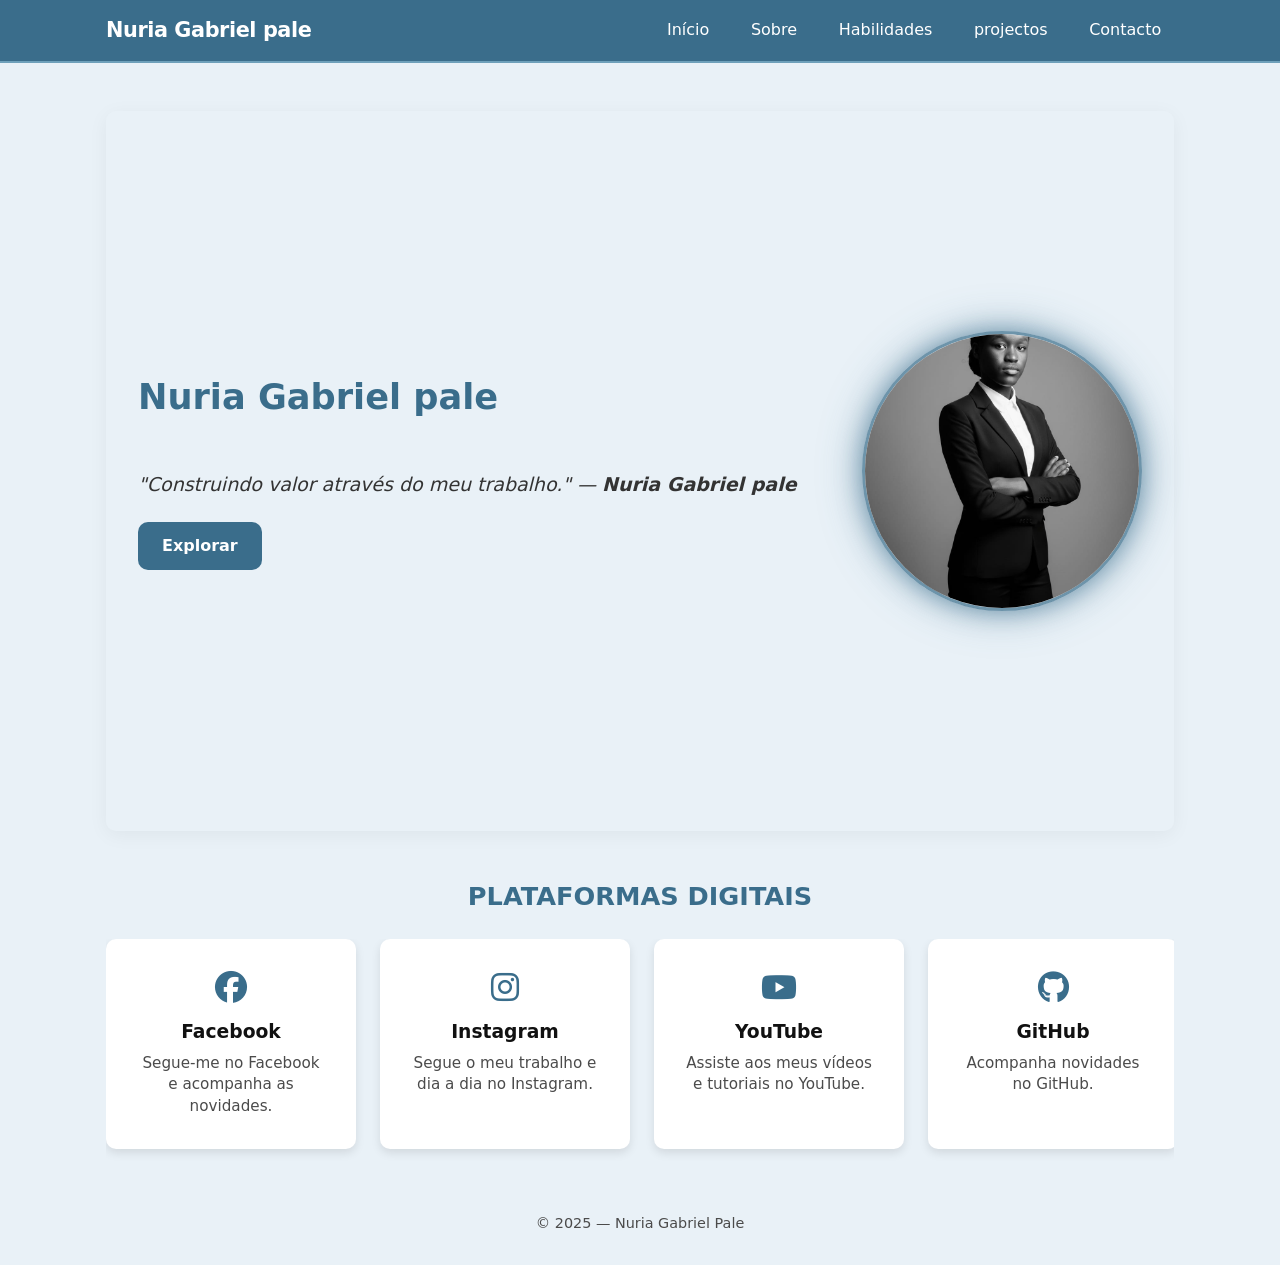
<file: index.html>
<!doctype html>
<html lang="pt">
<head>
  <meta charset="utf-8" />
  <meta name="viewport" content="width=device-width, initial-scale=1" />
  <title>Página — Nuria pale </title>
  <link rel="stylesheet" href="https://cdnjs.cloudflare.com/ajax/libs/font-awesome/6.4.0/css/all.min.css">
  <style>
    *, *::before, *::after {box-sizing: border-box; margin: 0; padding: 0}
    html, body {height: 100%;}
    body {
      font-family: system-ui, -apple-system, 'Segoe UI', Roboto, 'Helvetica Neue', Arial;
      line-height: 1.4;
      color: #111;
      background: #E9F1F7;
      overflow-x: hidden;
    }

    :root{
      --container-max: 1100px;
      --pad: 1rem;
      --accent: #3A6D8B;
      --accent-light: #6EA0BA;
      --muted: #4B4B4B;
      --radius: 10px;
      --loader-time: 3s;
    }

    .container{
      width: calc(100% - 2*var(--pad));
      max-width: var(--container-max);
      margin-inline: auto;
      padding: var(--pad);
    }

    header{
      background: var(--accent);
      color: white;
      border-bottom: 2px solid var(--accent-light);
      position: sticky;
      top: 0;
      z-index: 40;
    }
    .header-inner{
      display: flex;
      align-items: center;
      justify-content: space-between;
      padding-block: 1rem;
    }
    .brand{font-weight: 700; letter-spacing: -.02em; font-size:1.3rem}

    .nav-wrap{position:relative}
    #nav-toggle{display:none}
    .menu-btn {
      display: none;
      font-size: 1.3rem;
      background: none;
      border: none;
      color: white;
      cursor: pointer;
    }
    nav ul{display:flex; gap: 1rem; list-style:none}
    nav a{padding: .5rem .8rem; text-decoration:none; color:white; border-radius:8px; transition:0.25s}
    nav a:hover{background: var(--accent-light);}

    @media (max-width: 768px){
      .menu-btn{display:block}
      nav ul{display:none; position:absolute; right:1rem; top:64px; background:var(--accent); padding:1rem; border-radius:8px; flex-direction:column; min-width:160px}
      #nav-toggle:checked ~ nav ul{display:flex}
    }

    .hero{
      display:flex;
      align-items:center;
      justify-content:space-between;
      min-height: 80vh;
      padding: 2rem;
      background: #E9F1F7;
      border-radius: var(--radius);
      box-shadow: 0 4px 20px rgba(0,0,0,0.05);
      margin-top: 2rem;
      transform: translateY(20px);
      opacity: 0;
      animation: contentIn 0.8s ease forwards;
      animation-delay: var(--loader-time);
    }

    .hero-text{flex:1; padding-right: 2rem;}
    .hero-text h1{font-size: 2.2rem; color: var(--accent);}
    .hero-text p{font-style: italic; margin-top: 1rem; color: #333;}
    .hero-text .btn-explorar{display: inline-block; margin-top: 1.5rem; padding: 0.8rem 1.5rem; background: var(--accent); color: white; border-radius: var(--radius); text-decoration: none; font-weight: 600; transition: background 0.3s;}
    .hero-text .btn-explorar:hover{background: var(--accent-light);}

    /* Dynamic title with animation */
    .dynamic-title {
      position: relative;
      height: 1.5em;
      overflow: hidden;
      margin-top: 0.3rem;
      font-size: 1.2rem;
      color: var(--muted);
    }

    .dynamic-title span {
      position: absolute;
      left: 0;
      top: 0;
      width: 100%;
      opacity: 0;
      animation: rotateText 8s ease-in-out infinite;
      transform: translateY(100%);
    }
    .dynamic-title span:nth-child(1) { animation-delay: 0s; }
    .dynamic-title span:nth-child(2) { animation-delay: 2s; }
    .dynamic-title span:nth-child(3) { animation-delay: 4s; }
    .dynamic-title span:nth-child(4) { animation-delay: 6s; }

    @keyframes rotateText {
      0% { opacity: 0; transform: translateY(100%); }
      5% { opacity: 1; transform: translateY(0); }
      20% { opacity: 1; transform: translateY(0); }
      25% { opacity: 0; transform: translateY(-100%); }
      100% { opacity: 0; }
    }

    .hero-img{width: 280px; height: 280px; border-radius: 50%; overflow: hidden; flex-shrink: 0; box-shadow: 0 0 25px rgba(58,109,139,0.6), 0 0 45px rgba(58,109,139,0.4); animation: flutuar 3s ease-in-out infinite; border: 3px solid rgba(58,109,139,0.7);}    
    .hero-img img{width: 100%; height: 100%; object-fit: cover;}

    @keyframes flutuar {0%,100%{transform: translateY(0); box-shadow: 0 0 25px rgba(58,109,139,0.6), 0 0 45px rgba(58,109,139,0.4);}50%{transform: translateY(-15px); box-shadow: 0 0 35px rgba(58,109,139,0.8), 0 0 60px rgba(58,109,139,0.6);}}
    @keyframes contentIn {to {transform: translateY(0); opacity:1}}

    h2.section-title{text-align:center; margin-top: 3rem; font-size: 1.6rem; color: var(--accent); text-transform: uppercase}

    .carousel {display: flex; gap: 1.5rem; overflow-x: auto; scroll-behavior: smooth; margin-top: 1.5rem; padding-bottom: 1rem;}
    .carousel::-webkit-scrollbar {display: none}
    .card-link{flex: 0 0 250px; text-decoration: none}
    .card {background: white; padding: 2rem; border-radius: var(--radius); box-shadow: 0 4px 10px rgba(0,0,0,0.1); text-align: center; cursor: pointer; transition: all 0.3s ease; height:100%}
    .card:hover {transform: scale(1.05) rotate(1deg); box-shadow: 0 6px 20px rgba(58,109,139,0.4); border: 1px solid rgba(58,109,139,0.5);}
    .card:active {transform: scale(0.98) rotate(-1deg); box-shadow: 0 2px 8px rgba(0,0,0,0.2);}    
    .card h3 {margin-bottom: 0.5rem; color: #111}
    .card p {color: var(--muted); font-size: 0.95rem}
    .card i {font-size: 2rem; color: var(--accent); margin-bottom: 1rem}

    /* Estilos do formulário de contato */
    .contact-section {
      margin-top: 3rem;
      padding: 2rem;
      background: white;
      border-radius: var(--radius);
      box-shadow: 0 4px 15px rgba(0,0,0,0.08);
    }
    
    .contact-form {
      max-width: 600px;
      margin: 0 auto;
    }
    
    .form-group {
      margin-bottom: 1.5rem;
    }
    
    .form-group label {
      display: block;
      margin-bottom: 0.5rem;
      font-weight: 600;
      color: var(--muted);
    }
    
    .form-control {
      width: 100%;
      padding: 0.8rem 1rem;
      border: 1px solid #ddd;
      border-radius: var(--radius);
      font-family: inherit;
      font-size: 1rem;
      transition: border-color 0.3s, box-shadow 0.3s;
    }
    
    .form-control:focus {
      outline: none;
      border-color: var(--accent);
      box-shadow: 0 0 0 3px rgba(58, 109, 139, 0.2);
    }
    
    textarea.form-control {
      min-height: 150px;
      resize: vertical;
    }
    
    .btn-submit {
      display: inline-block;
      padding: 0.8rem 1.8rem;
      background: var(--accent);
      color: white;
      border: none;
      border-radius: var(--radius);
      font-size: 1rem;
      font-weight: 600;
      cursor: pointer;
      transition: background 0.3s, transform 0.2s;
    }
    
    .btn-submit:hover {
      background: var(--accent-light);
      transform: translateY(-2px);
    }
    
    .btn-submit:active {
      transform: translateY(0);
    }
    
    .form-row {
      display: flex;
      gap: 1rem;
    }
    
    .form-row .form-group {
      flex: 1;
    }
    
    .form-success {
      display: none;
      padding: 1.5rem;
      background: #e8f5e9;
      border-radius: var(--radius);
      border-left: 4px solid #4caf50;
      margin-top: 1.5rem;
    }
    
    .form-success.show {
      display: block;
      animation: fadeIn 0.5s ease;
    }
    
    @keyframes fadeIn {
      from { opacity: 0; transform: translateY(10px); }
      to { opacity: 1; transform: translateY(0); }
    }

    footer{margin-top:2rem; padding: 1rem 0; color:var(--muted); font-size:.9rem; text-align:center}

    .loader-wrap{position:fixed; inset:0; display:flex; align-items:center; justify-content:center; background: rgba(255,255,255,0.25); backdrop-filter: blur(8px); z-index:9999; animation: loaderHide var(--loader-time) forwards;}
    .loader-box{background: rgba(255,255,255,0.9); padding: 2rem 2.5rem; border-radius: 12px; text-align:center; box-shadow: 0 8px 30px rgba(0,0,0,0.12); border: 1px solid rgba(58,109,139,0.12)}
    .loader-box h1{color:var(--accent); font-size:1.4rem; margin-bottom:1rem}
    .spinner{width:48px; height:48px; border-radius:50%; border:4px solid var(--accent-light); border-top-color: var(--accent); margin:0 auto; animation: spin 0.9s linear infinite}
    .loader-msg{margin-top:0.8rem; color:var(--accent); font-weight:600; opacity:1; animation: blink 1s linear infinite}

    @keyframes spin {to{transform: rotate(360deg)}}
    @keyframes blink {0%,50%{opacity:1}100%{opacity:0.35}}
    @keyframes loaderHide {0%{opacity:1}90%{opacity:1}100%{opacity:0; visibility:hidden; pointer-events:none}}

    .modal-overlay{position:fixed; inset:0; background: rgba(0,0,0,0.45); backdrop-filter: blur(4px); display:flex; align-items:center; justify-content:center; opacity:0; pointer-events:none; transform: scale(1.02); transition: all 0.25s ease; z-index:9998}
    .modal {background:white; padding: 1.5rem; border-radius:10px; width:320px; max-width:90%; text-align:center; box-shadow:0 12px 40px rgba(0,0,0,0.2)}
    .modal h3{color:var(--accent); margin-bottom:0.5rem}
    .modal .links{display:flex; flex-direction:column; gap:0.6rem; margin-top:0.6rem}
    .modal .links a{display:block; padding:0.6rem 0.8rem; border-radius:8px; text-decoration:none; color:var(--muted); border:1px solid rgba(0,0,0,0.06)}
    .modal .close{display:inline-block; margin-top:0.8rem; text-decoration:none; color:var(--accent)}

    .show-modal:target ~ .modal-overlay{opacity:1; pointer-events:auto; transform: scale(1);}

    @media (max-width: 600px){
      .hero{flex-direction:column; gap:1rem; min-height: auto; padding:1.2rem}
      .hero-text{padding-right:0}
      .hero-img{width:200px;height:200px}
      h2.section-title{margin-top:2rem}
      .form-row {
        flex-direction: column;
        gap: 0;
      }
    }

  </style>
</head>
<body>
  <div class="loader-wrap" aria-hidden="true">
    <div class="loader-box">
      <h1>Welcome to my Page</h1>
      <div class="spinner" role="img" aria-label="Loading"></div>
      <div class="loader-msg">Please wait...</div>
    </div>
  </div>

  <header>
    <div class="container header-inner nav-wrap">
      <div class="brand">Nuria Gabriel pale </div>
      <input type="checkbox" id="nav-toggle">
      <label class="menu-btn" for="nav-toggle"><i class="fas fa-bars"></i></label>
      <nav aria-label="Principal">
        <ul>
          <li><a href="#Início">Início</a></li>
          <li><a href="sobre.html">Sobre</a></li>
          <li><a href="habilidades.html">Habilidades</a></li>
          <li><a href="projectos.html"> projectos</a> </a></li>
          <li><a href="contacto.html" class="open-contact">Contacto</a></li>
        </ul>
      </nav>
    </div>
  </header>

  <main class="container">
    <section class="hero">
      <div class="hero-text">
        <h1>Nuria Gabriel pale </h1>
        <h2 class="dynamic-title">
          <span>Técnico Informático</span>
          <span>Web Developer</span>
          <span>Designer</span>
          <span>Artist</span>
        </h2>
        <p style="font-size: 19px;">"Construindo valor através do meu trabalho." — <strong>Nuria Gabriel pale</strong></p>
        <a href="projectos.html" class="btn-explorar">Explorar</a>
      </div>
      <div class="hero-img">
        <img src="./scr/img/Perfil.jpg" alt="Foto de Nuria pale">
      </div>
    </section>

    <h2 class="section-title">Plataformas Digitais</h2>

    <section class="carousel">
      <a class="card-link" href="https://facebook.com" target="_blank">
        <div class="card">
          <i class="fab fa-facebook"></i>
          <h3>Facebook</h3>
          <p>Segue-me no Facebook e acompanha as novidades.</p>
        </div>
      </a>
      <a class="card-link" href="https://instagram.com" target="_blank">
        <div class="card">
          <i class="fab fa-instagram"></i>
          <h3>Instagram</h3>
          <p>Segue o meu trabalho e dia a dia no Instagram.</p>
        </div>
      </a>
      <a class="card-link" href="https://youtube.com" target="_blank">
        <div class="card">
          <i class="fab fa-youtube"></i>
          <h3>YouTube</h3>
          <p>Assiste aos meus vídeos e tutoriais no YouTube.</p>
        </div>
      </a>
      <a class="card-link" href="https://github.com" target="_blank">
        <div class="card">
          <i class="fab fa-github"></i>
          <h3>GitHub</h3>
          <p>Acompanha novidades no GitHub.</p>
        </div>
      </a>
      <a class="card-link" href="https://linkedin.com" target="_blank">
        <div class="card">
          <i class="fab fa-linkedin"></i>
          <h3>LinkedIn</h3>
          <p>Conecta-te comigo profissionalmente.</p>
        </div>
      </a>
    </section>


    <footer>
      <p>© 2025 — Nuria Gabriel Pale</p>
    </footer>
  </main>

</body>
</html>
</file>
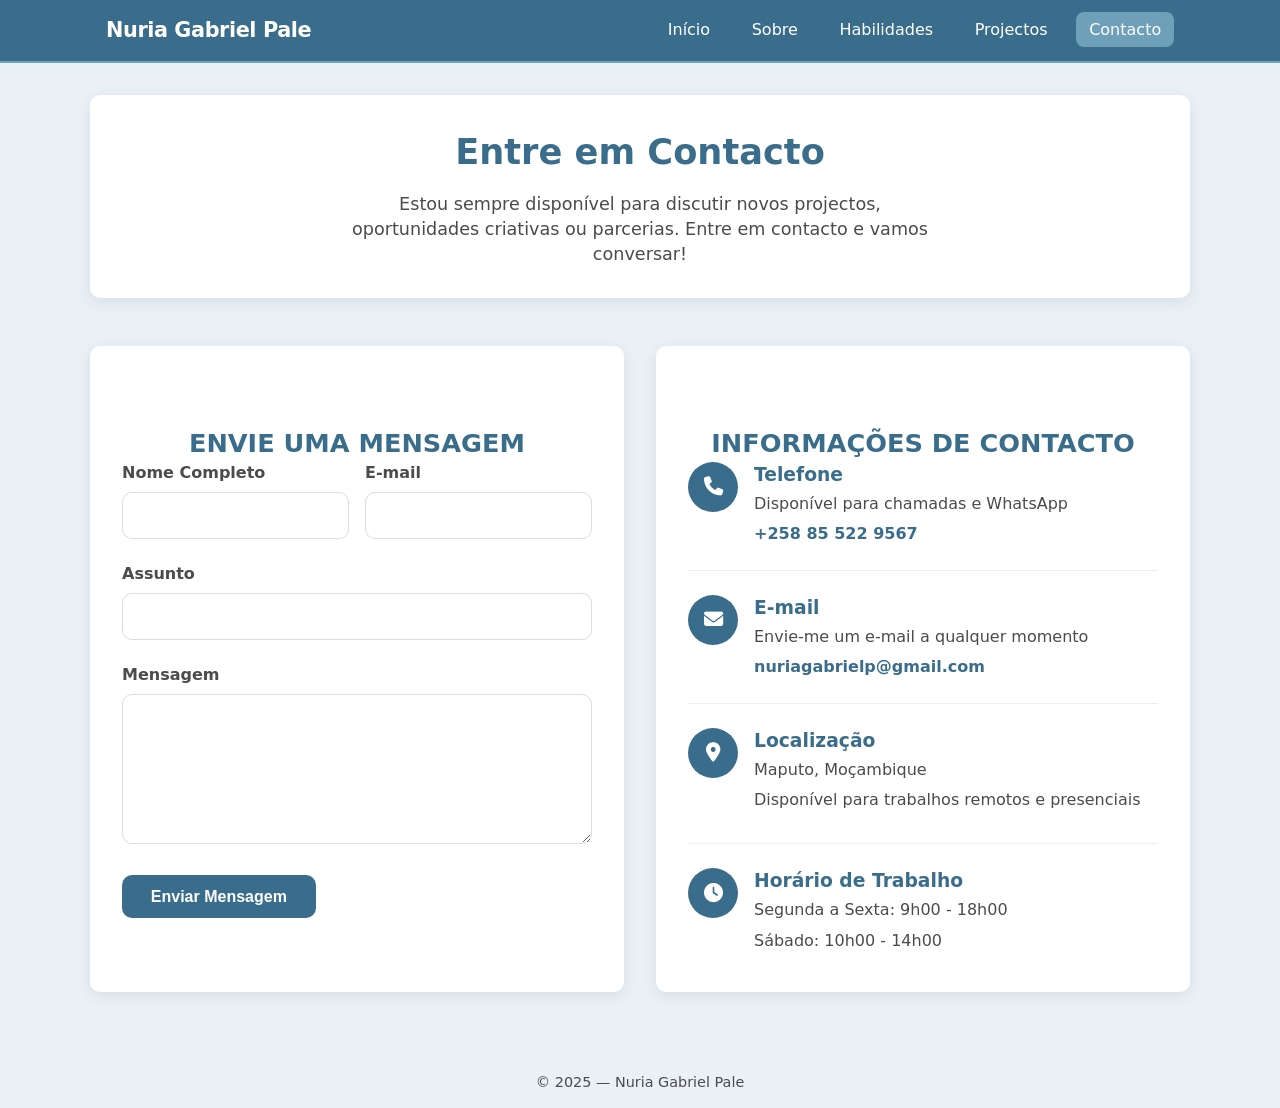
<file: contacto.html>
<!DOCTYPE html>
<html lang="pt">
<head>
  <meta charset="UTF-8">
  <meta name="viewport" content="width=device-width, initial-scale=1.0">
  <title>Contactos - Nuria Gabriel Pale</title>
  <link rel="stylesheet" href="https://cdnjs.cloudflare.com/ajax/libs/font-awesome/6.4.0/css/all.min.css">
  <style>
    *, *::before, *::after {box-sizing: border-box; margin: 0; padding: 0}
    html, body {height: 100%;}
    body {
      font-family: system-ui, -apple-system, 'Segoe UI', Roboto, 'Helvetica Neue', Arial;
      line-height: 1.4;
      color: #111;
      background: #E9F1F7;
      overflow-x: hidden;
    }

    :root{
      --container-max: 1100px;
      --pad: 1rem;
      --accent: #3A6D8B;
      --accent-light: #6EA0BA;
      --muted: #4B4B4B;
      --radius: 10px;
      --loader-time: 3s;
    }

    .container{
      width: calc(100% - 2*var(--pad));
      max-width: var(--container-max);
      margin-inline: auto;
      padding: var(--pad);
    }

    header{
      background: var(--accent);
      color: white;
      border-bottom: 2px solid var(--accent-light);
      position: sticky;
      top: 0;
      z-index: 40;
    }
    .header-inner{
      display: flex;
      align-items: center;
      justify-content: space-between;
      padding-block: 1rem;
    }
    .brand{font-weight: 700; letter-spacing: -.02em; font-size:1.3rem}

    .nav-wrap{position:relative}
    #nav-toggle{display:none}
    .menu-btn {
      display: none;
      font-size: 1.3rem;
      background: none;
      border: none;
      color: white;
      cursor: pointer;
    }
    nav ul{display:flex; gap: 1rem; list-style:none}
    nav a{padding: .5rem .8rem; text-decoration:none; color:white; border-radius:8px; transition:0.25s}
    nav a:hover{background: var(--accent-light);}

    @media (max-width: 768px){
      .menu-btn{display:block}
      nav ul{display:none; position:absolute; right:1rem; top:64px; background:var(--accent); padding:1rem; border-radius:8px; flex-direction:column; min-width:160px}
      #nav-toggle:checked ~ nav ul{display:flex}
    }

    h2.section-title{text-align:center; margin-top: 3rem; font-size: 1.6rem; color: var(--accent); text-transform: uppercase}

    /* Estilos da página de contatos */
    .contact-page {
      padding: 2rem 0;
    }

    .contact-hero {
      text-align: center;
      margin-bottom: 3rem;
      padding: 2rem;
      background: white;
      border-radius: var(--radius);
      box-shadow: 0 4px 15px rgba(0,0,0,0.08);
    }

    .contact-hero h1 {
      font-size: 2.2rem;
      color: var(--accent);
      margin-bottom: 1rem;
    }

    .contact-hero p {
      font-size: 1.1rem;
      color: var(--muted);
      max-width: 600px;
      margin: 0 auto;
    }

    .contact-content {
      display: grid;
      grid-template-columns: 1fr 1fr;
      gap: 2rem;
      margin-top: 2rem;
    }

    @media (max-width: 768px) {
      .contact-content {
        grid-template-columns: 1fr;
      }
    }

    /* Estilos do formulário de contato */
    .contact-form {
      background: white;
      padding: 2rem;
      border-radius: var(--radius);
      box-shadow: 0 4px 15px rgba(0,0,0,0.08);
    }
    
    .form-group {
      margin-bottom: 1.5rem;
    }
    
    .form-group label {
      display: block;
      margin-bottom: 0.5rem;
      font-weight: 600;
      color: var(--muted);
    }
    
    .form-control {
      width: 100%;
      padding: 0.8rem 1rem;
      border: 1px solid #ddd;
      border-radius: var(--radius);
      font-family: inherit;
      font-size: 1rem;
      transition: border-color 0.3s, box-shadow 0.3s;
    }
    
    .form-control:focus {
      outline: none;
      border-color: var(--accent);
      box-shadow: 0 0 0 3px rgba(58, 109, 139, 0.2);
    }
    
    textarea.form-control {
      min-height: 150px;
      resize: vertical;
    }
    
    .btn-submit {
      display: inline-block;
      padding: 0.8rem 1.8rem;
      background: var(--accent);
      color: white;
      border: none;
      border-radius: var(--radius);
      font-size: 1rem;
      font-weight: 600;
      cursor: pointer;
      transition: background 0.3s, transform 0.2s;
    }
    
    .btn-submit:hover {
      background: var(--accent-light);
      transform: translateY(-2px);
    }
    
    .btn-submit:active {
      transform: translateY(0);
    }
    
    .form-row {
      display: flex;
      gap: 1rem;
    }
    
    .form-row .form-group {
      flex: 1;
    }
    
    .form-success {
      display: none;
      padding: 1.5rem;
      background: #e8f5e9;
      border-radius: var(--radius);
      border-left: 4px solid #4caf50;
      margin-top: 1.5rem;
    }
    
    .form-success.show {
      display: block;
      animation: fadeIn 0.5s ease;
    }
    
    @keyframes fadeIn {
      from { opacity: 0; transform: translateY(10px); }
      to { opacity: 1; transform: translateY(0); }
    }

    /* Estilos das informações de contato */
    .contact-info {
      background: white;
      padding: 2rem;
      border-radius: var(--radius);
      box-shadow: 0 4px 15px rgba(0,0,0,0.08);
    }

    .contact-item {
      display: flex;
      align-items: flex-start;
      margin-bottom: 1.5rem;
      padding-bottom: 1.5rem;
      border-bottom: 1px solid #eee;
    }

    .contact-item:last-child {
      border-bottom: none;
      margin-bottom: 0;
      padding-bottom: 0;
    }

    .contact-icon {
      width: 50px;
      height: 50px;
      background: var(--accent);
      color: white;
      border-radius: 50%;
      display: flex;
      align-items: center;
      justify-content: center;
      font-size: 1.2rem;
      margin-right: 1rem;
      flex-shrink: 0;
    }

    .contact-details h3 {
      color: var(--accent);
      margin-bottom: 0.3rem;
    }

    .contact-details p {
      color: var(--muted);
      margin-bottom: 0.5rem;
    }

    .contact-link {
      color: var(--accent);
      text-decoration: none;
      font-weight: 600;
      transition: color 0.3s;
    }

    .contact-link:hover {
      color: var(--accent-light);
      text-decoration: underline;
    }

    /* Mapa de localização */
    .location-map {
      margin-top: 3rem;
      background: white;
      padding: 2rem;
      border-radius: var(--radius);
      box-shadow: 0 4px 15px rgba(0,0,0,0.08);
    }

    .map-placeholder {
      height: 300px;
      background: #f5f5f5;
      border-radius: var(--radius);
      display: flex;
      align-items: center;
      justify-content: center;
      color: var(--muted);
      font-style: italic;
    }

    footer{margin-top:2rem; padding: 1rem 0; color:var(--muted); font-size:.9rem; text-align:center}

    .loader-wrap{position:fixed; inset:0; display:flex; align-items:center; justify-content:center; background: rgba(255,255,255,0.25); backdrop-filter: blur(8px); z-index:9999; animation: loaderHide var(--loader-time) forwards;}
    .loader-box{background: rgba(255,255,255,0.9); padding: 2rem 2.5rem; border-radius: 12px; text-align:center; box-shadow: 0 8px 30px rgba(0,0,0,0.12); border: 1px solid rgba(58,109,139,0.12)}
    .loader-box h1{color:var(--accent); font-size:1.4rem; margin-bottom:1rem}
    .spinner{width:48px; height:48px; border-radius:50%; border:4px solid var(--accent-light); border-top-color: var(--accent); margin:0 auto; animation: spin 0.9s linear infinite}
    .loader-msg{margin-top:0.8rem; color:var(--accent); font-weight:600; opacity:1; animation: blink 1s linear infinite}

    @keyframes spin {to{transform: rotate(360deg)}}
    @keyframes blink {0%,50%{opacity:1}100%{opacity:0.35}}
    @keyframes loaderHide {0%{opacity:1}90%{opacity:1}100%{opacity:0; visibility:hidden; pointer-events:none}}

    @media (max-width: 600px){
      .form-row {
        flex-direction: column;
        gap: 0;
      }
      .contact-hero {
        padding: 1.5rem;
      }
      .contact-hero h1 {
        font-size: 1.8rem;
      }
    }

  </style>
</head>
<body>
  <div class="loader-wrap" aria-hidden="true">
    <div class="loader-box">
      <h1>Carregando Contactos</h1>
      <div class="spinner" role="img" aria-label="Loading"></div>
      <div class="loader-msg">Por favor aguarde...</div>
    </div>
  </div>

  <header>
    <div class="container header-inner nav-wrap">
      <div class="brand">Nuria Gabriel Pale</div>
      <input type="checkbox" id="nav-toggle">
      <label class="menu-btn" for="nav-toggle"><i class="fas fa-bars"></i></label>
      <nav aria-label="Principal">
        <ul>
          <li><a href="index.html">Início</a></li>
          <li><a href="sobre.html">Sobre</a></li>
          <li><a href="habilidades.html">Habilidades</a></li>
          <li><a href="projectos.html">Projectos</a></li>
          <li><a href="contactos.html" style="background: var(--accent-light);">Contacto</a></li>
          
        </ul>
      </nav>
    </div>
  </header>

  <main class="container contact-page">
    <section class="contact-hero">
      <h1>Entre em Contacto</h1>
      <p>Estou sempre disponível para discutir novos projectos, oportunidades criativas ou parcerias. Entre em contacto e vamos conversar!</p>
    </section>

    <div class="contact-content">
      <!-- Formulário de Contacto -->
      <section class="contact-form">
        <h2 class="section-title">Envie uma Mensagem</h2>
        <form id="contactForm">
          <div class="form-row">
            <div class="form-group">
              <label for="nome">Nome Completo</label>
              <input type="text" id="nome" name="nome" class="form-control" required>
            </div>
            <div class="form-group">
              <label for="email">E-mail</label>
              <input type="email" id="email" name="email" class="form-control" required>
            </div>
          </div>
          <div class="form-group">
            <label for="assunto">Assunto</label>
            <input type="text" id="assunto" name="assunto" class="form-control" required>
          </div>
          <div class="form-group">
            <label for="mensagem">Mensagem</label>
            <textarea id="mensagem" name="mensagem" class="form-control" required></textarea>
          </div>
          <button type="submit" class="btn-submit">Enviar Mensagem</button>
          <div class="form-success" id="formSuccess">
            <p><i class="fas fa-check-circle" style="color: #4caf50;"></i> Obrigada! Sua mensagem foi enviada com sucesso. Entrarei em contato em breve.</p>
          </div>
        </form>
      </section>

      <!-- Informações de Contacto -->
      <section class="contact-info">
        <h2 class="section-title">Informações de Contacto</h2>
        
        <div class="contact-item">
          <div class="contact-icon">
            <i class="fas fa-phone"></i>
          </div>
          <div class="contact-details">
            <h3>Telefone</h3>
            <p>Disponível para chamadas e WhatsApp</p>
            <a href="tel:+258855229567" class="contact-link">+258 85 522 9567</a>
          </div>
        </div>
        
        <div class="contact-item">
          <div class="contact-icon">
            <i class="fas fa-envelope"></i>
          </div>
          <div class="contact-details">
            <h3>E-mail</h3>
            <p>Envie-me um e-mail a qualquer momento</p>
            <a href="mailto:nuriagabrielp@gmail.com" class="contact-link">nuriagabrielp@gmail.com</a>
          </div>
        </div>
        
        <div class="contact-item">
          <div class="contact-icon">
            <i class="fas fa-map-marker-alt"></i>
          </div>
          <div class="contact-details">
            <h3>Localização</h3>
            <p>Maputo, Moçambique</p>
            <p>Disponível para trabalhos remotos e presenciais</p>
          </div>
        </div>
        
        <div class="contact-item">
          <div class="contact-icon">
            <i class="fas fa-clock"></i>
          </div>
          <div class="contact-details">
            <h3>Horário de Trabalho</h3>
            <p>Segunda a Sexta: 9h00 - 18h00</p>
            <p>Sábado: 10h00 - 14h00</p>
          </div>
        </div>
      </section>
    </div>

      </div>
    </section>
  </main>

  <footer>
    <p>© 2025 — Nuria Gabriel Pale</p>
  </footer>

  <script>
    // JavaScript para o formulário de contato
    document.addEventListener('DOMContentLoaded', function() {
      const contactForm = document.getElementById('contactForm');
      const formSuccess = document.getElementById('formSuccess');
      
      contactForm.addEventListener('submit', function(e) {
        e.preventDefault();
        
        // Simulação de envio do formulário
        // Em um caso real, aqui você enviaria os dados para um servidor
        
        // Mostrar mensagem de sucesso
        formSuccess.classList.add('show');
        
        // Limpar formulário
        contactForm.reset();
        
        // Rolar para a mensagem de sucesso
        formSuccess.scrollIntoView({ behavior: 'smooth' });
        
        // Opcional: Esconder a mensagem após alguns segundos
        setTimeout(function() {
          formSuccess.classList.remove('show');
        }, 5000);
      });
    });
  </script>
</body>
</html>
</file>
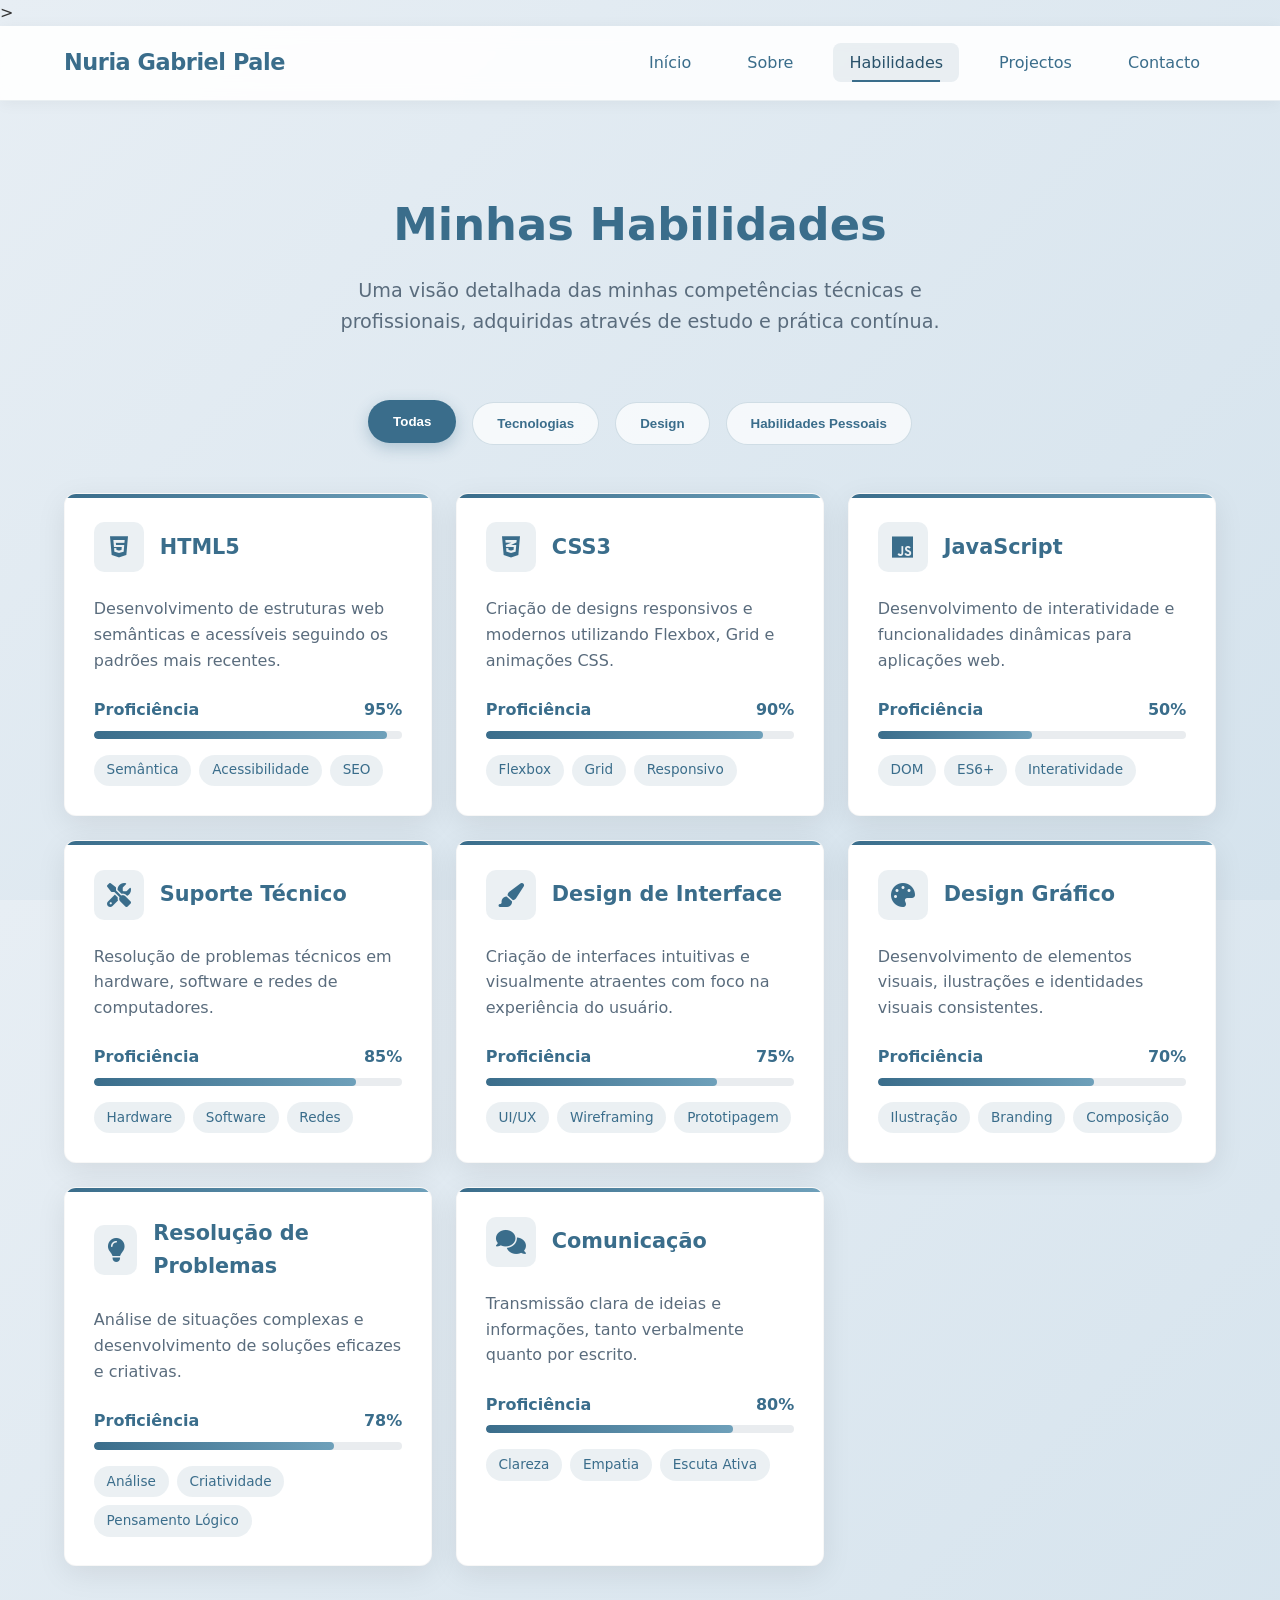
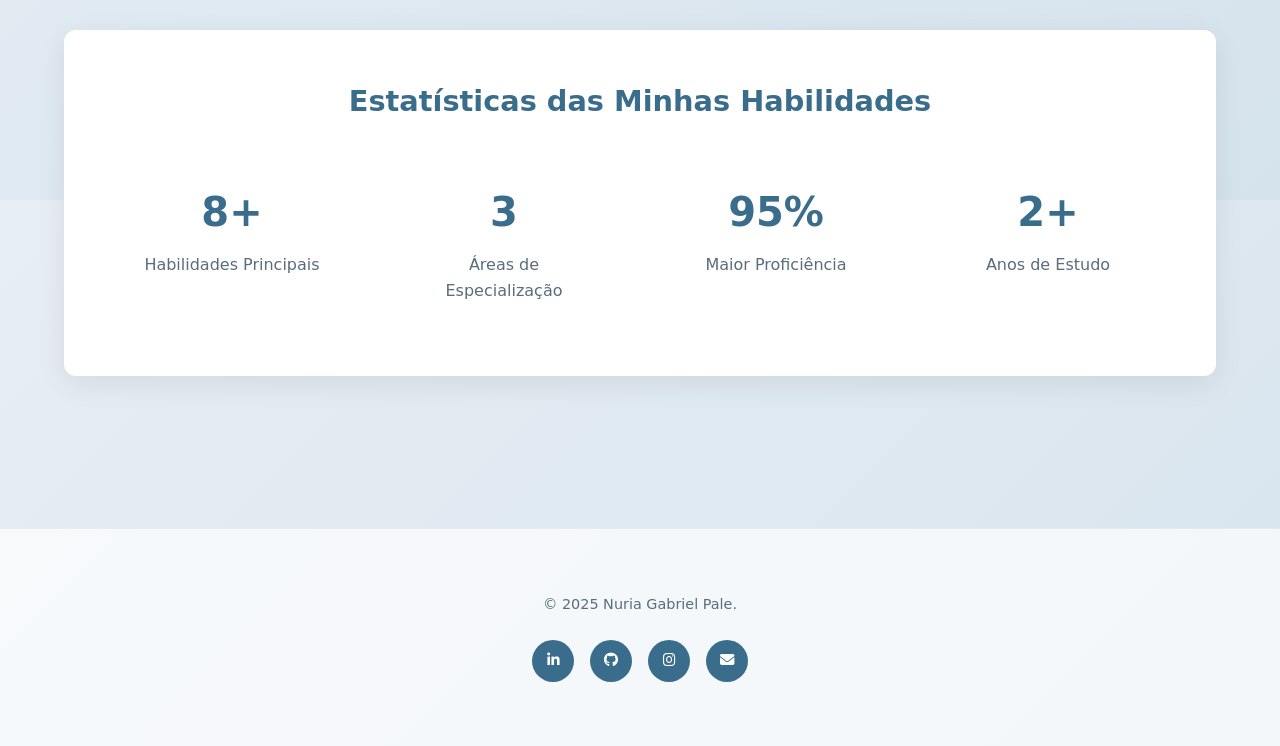
<file: habilidades.html>
<!DOCTYPE html>
<html lang="pt">
<head>
    <meta charset='utf-8'>
    <meta http-equiv='X-UA-Compatible' content='IE=edge'>
    <title>Habilidades - Nuria Gabriel Pale</title>
    <meta name='viewport' content='width=device-width, initial-scale=1'>
    <link rel='stylesheet' type='text/css' media='screen' href="https://cdnjs.cloudflare.com/ajax/libs/font-awesome/6.4.0/css/all.min.css">>
    <style>
        *, *::before, *::after {
            box-sizing: border-box; 
            margin: 0; 
            padding: 0;
        }
        
        html, body {
            height: 100%;
            scroll-behavior: smooth;
        }
        
        body {
            font-family: 'Segoe UI', system-ui, -apple-system, Roboto, sans-serif;
            line-height: 1.6;
            color: #333;
            background: linear-gradient(135deg, #E7EEF4 0%, #d5e3ed 100%);
            overflow-x: hidden;
        }
        
        :root {
            --container-max: 1200px;
            --pad: 1.5rem;
            --accent: #3A6D8B;
            --accent-light: #6EA0BA;
            --accent-dark: #2a526b;
            --muted: #5a6c7d;
            --light: #ffffff;
            --radius: 12px;
            --shadow: 0 8px 30px rgba(0,0,0,0.08);
            --transition: all 0.3s ease;
        }
        
        .container {
            width: calc(100% - 2*var(--pad));
            max-width: var(--container-max);
            margin-inline: auto;
            padding: var(--pad);
        }
        
        /* Header */
        header {
            background: rgba(255, 255, 255, 0.9);
            backdrop-filter: blur(10px);
            color: var(--accent);
            border-bottom: 1px solid rgba(58, 109, 139, 0.1);
            position: sticky;
            top: 0;
            z-index: 100;
            box-shadow: 0 2px 15px rgba(0,0,0,0.05);
        }
        
        .header-inner {
            display: flex;
            align-items: center;
            justify-content: space-between;
            padding-block: 1.2rem;
        }
        
        .brand {
            font-weight: 700; 
            letter-spacing: -.02em; 
            font-size: 1.4rem;
            color: var(--accent);
        }
        
        .nav-wrap {
            position: relative;
        }
        
        #nav-toggle {
            display: none;
        }
        
        .menu-btn {
            display: none;
            font-size: 1.3rem;
            background: none;
            border: none;
            color: var(--accent);
            cursor: pointer;
        }
        
        nav ul {
            display: flex; 
            gap: 1.5rem; 
            list-style: none;
        }
        
        nav a {
            padding: .6rem 1rem; 
            text-decoration: none; 
            color: var(--accent); 
            border-radius: 8px; 
            transition: var(--transition);
            font-weight: 500;
            position: relative;
        }
        
        nav a:hover, nav a.active {
            background: rgba(58, 109, 139, 0.1);
            color: var(--accent-dark);
        }
        
        nav a::after {
            content: '';
            position: absolute;
            bottom: 0;
            left: 50%;
            transform: translateX(-50%);
            width: 0;
            height: 2px;
            background: var(--accent);
            transition: var(--transition);
        }
        
        nav a:hover::after, nav a.active::after {
            width: 70%;
        }
        
        @media (max-width: 768px) {
            .menu-btn {
                display: block;
            }
            
            nav ul {
                display: none; 
                position: absolute; 
                right: 0; 
                top: 60px; 
                background: rgba(255, 255, 255, 0.9);
                backdrop-filter: blur(10px);
                padding: 1.5rem; 
                border-radius: 12px; 
                flex-direction: column; 
                min-width: 180px;
                box-shadow: var(--shadow);
                border: 1px solid rgba(0,0,0,0.05);
            }
            
            #nav-toggle:checked ~ nav ul {
                display: flex;
            }
        }
        
        /* Page Header */
        .page-header {
            text-align: center;
            padding: 4rem 0 2rem;
            max-width: 800px;
            margin: 0 auto;
        }
        
        .page-title {
            font-size: 2.8rem;
            color: var(--accent);
            margin-bottom: 1rem;
            font-weight: 700;
        }
        
        .page-subtitle {
            font-size: 1.2rem;
            color: var(--muted);
            max-width: 600px;
            margin: 0 auto;
        }
        
        /* Skills Categories */
        .skills-categories {
            display: flex;
            justify-content: center;
            gap: 1rem;
            margin: 2rem 0 3rem;
            flex-wrap: wrap;
        }
        
        .category-btn {
            padding: 0.8rem 1.5rem;
            background: rgba(255, 255, 255, 0.7);
            border: 1px solid rgba(58, 109, 139, 0.2);
            border-radius: 30px;
            color: var(--accent);
            font-weight: 600;
            cursor: pointer;
            transition: var(--transition);
        }
        
        .category-btn:hover, .category-btn.active {
            background: var(--accent);
            color: #ffffff;
            transform: translateY(-2px);
            box-shadow: 0 5px 15px rgba(58, 109, 139, 0.3);
        }
        
        /* Skills Grid */
        .skills-container {
            display: grid;
            grid-template-columns: repeat(auto-fill, minmax(300px, 1fr));
            gap: 1.5rem;
            margin-bottom: 4rem;
        }
        
        .skill-card {
            background: var(--light);
            border-radius: var(--radius);
            padding: 1.8rem;
            box-shadow: var(--shadow);
            transition: var(--transition);
            border: 1px solid rgba(0,0,0,0.03);
            position: relative;
            overflow: hidden;
        }
        
        .skill-card:hover {
            transform: translateY(-5px);
            box-shadow: 0 12px 30px rgba(0,0,0,0.12);
        }
        
        .skill-card::before {
            content: '';
            position: absolute;
            top: 0;
            left: 0;
            width: 100%;
            height: 4px;
            background: linear-gradient(90deg, var(--accent), var(--accent-light));
        }
        
        .skill-header {
            display: flex;
            align-items: center;
            margin-bottom: 1.5rem;
        }
        
        .skill-icon {
            width: 50px;
            height: 50px;
            display: flex;
            align-items: center;
            justify-content: center;
            background: rgba(58, 109, 139, 0.1);
            border-radius: 10px;
            margin-right: 1rem;
            color: var(--accent);
            font-size: 1.5rem;
        }
        
        .skill-title {
            font-size: 1.3rem;
            color: var(--accent);
            font-weight: 600;
        }
        
        .skill-description {
            color: var(--muted);
            margin-bottom: 1.5rem;
            line-height: 1.6;
        }
        
        .skill-level {
            margin-bottom: 1rem;
        }
        
        .skill-label {
            display: flex;
            justify-content: space-between;
            margin-bottom: 0.5rem;
            font-weight: 600;
            color: var(--accent);
        }
        
        .skill-bar {
            height: 8px;
            background: #e9ecef;
            border-radius: 10px;
            overflow: hidden;
        }
        
        .skill-progress {
            height: 100%;
            background: linear-gradient(90deg, var(--accent), var(--accent-light));
            border-radius: 10px;
            width: 0;
            transition: width 1.5s cubic-bezier(0.22, 0.61, 0.36, 1);
        }
        
        .skill-tags {
            display: flex;
            flex-wrap: wrap;
            gap: 0.5rem;
            margin-top: 1rem;
        }
        
        .skill-tag {
            padding: 0.3rem 0.8rem;
            background: rgba(58, 109, 139, 0.1);
            border-radius: 20px;
            font-size: 0.85rem;
            color: var(--accent);
        }
        
        /* Stats Section */
        .stats-section {
            background: var(--light);
            border-radius: var(--radius);
            padding: 3rem;
            box-shadow: var(--shadow);
            margin: 4rem 0;
            text-align: center;
        }
        
        .stats-title {
            font-size: 1.8rem;
            color: var(--accent);
            margin-bottom: 2rem;
        }
        
        .stats-grid {
            display: grid;
            grid-template-columns: repeat(auto-fit, minmax(200px, 1fr));
            gap: 2rem;
        }
        
        .stat-item {
            padding: 1.5rem;
        }
        
        .stat-number {
            font-size: 2.5rem;
            font-weight: 700;
            color: var(--accent);
            margin-bottom: 0.5rem;
        }
        
        .stat-label {
            color: var(--muted);
            font-weight: 500;
        }
        
        /* Footer */
        footer {
            margin-top: 4rem; 
            padding: 2.5rem 0; 
            color: var(--muted); 
            font-size: .9rem; 
            text-align: center;
            border-top: 1px solid rgba(0,0,0,0.05);
            background: rgba(255, 255, 255, 0.7);
        }
        
        .footer-content {
            display: flex;
            flex-direction: column;
            align-items: center;
            gap: 1.5rem;
        }
        
        .social-links {
            display: flex;
            gap: 1rem;
        }
        
        .social-links a {
            display: inline-flex;
            align-items: center;
            justify-content: center;
            width: 42px;
            height: 42px;
            background: var(--accent);
            color: white;
            border-radius: 50%;
            text-decoration: none;
            transition: var(--transition);
        }
        
        .social-links a:hover {
            background: var(--accent-light);
            transform: translateY(-3px);
        }
        
        /* Responsive Design */
        @media (max-width: 768px) {
            .page-title {
                font-size: 2.2rem;
            }
            
            .skills-container {
                grid-template-columns: 1fr;
            }
            
            .stats-grid {
                grid-template-columns: repeat(2, 1fr);
            }
            
            .stats-section {
                padding: 2rem 1.5rem;
            }
        }
        
        @media (max-width: 480px) {
            .page-title {
                font-size: 1.8rem;
            }
            
            .stats-grid {
                grid-template-columns: 1fr;
            }
            
            .skill-card {
                padding: 1.5rem;
            }
        }
    </style>
</head>
<body>
    <!-- Header -->
    <header>
        <div class="container header-inner nav-wrap">
            <div class="brand">Nuria Gabriel Pale</div>
            <input type="checkbox" id="nav-toggle">
            <label class="menu-btn" for="nav-toggle"><i class="fas fa-bars"></i></label>
            <nav aria-label="Principal">
                <ul>
                    <li><a href="index.html">Início</a></li>
                    <li><a href="sobre.html">Sobre</a></li>
                    <li><a href="habilidades.html" class="active">Habilidades</a></li>
                    <li><a href="projectos.html">Projectos</a></li>
                    <li><a href="contacto.html">Contacto</a></li>
                </ul>
            </nav>
        </div>
    </header>
    
    <!-- Main Content -->
    <main class="container">
        <!-- Page Header -->
        <section class="page-header">
            <h1 class="page-title">Minhas Habilidades</h1>
            <p class="page-subtitle">Uma visão detalhada das minhas competências técnicas e profissionais, adquiridas através de estudo e prática contínua.</p>
        </section>
        
        <!-- Skills Categories -->
        <div class="skills-categories">
            <button class="category-btn active" data-category="all">Todas</button>
            <button class="category-btn" data-category="tech">Tecnologias</button>
            <button class="category-btn" data-category="design">Design</button>
            <button class="category-btn" data-category="soft">Habilidades Pessoais</button>
        </div>
        
        <!-- Skills Grid -->
        <div class="skills-container">
            <!-- Technical Skills -->
            <div class="skill-card" data-category="tech">
                <div class="skill-header">
                    <div class="skill-icon">
                        <i class="fab fa-html5"></i>
                    </div>
                    <h3 class="skill-title">HTML5</h3>
                </div>
                <p class="skill-description">Desenvolvimento de estruturas web semânticas e acessíveis seguindo os padrões mais recentes.</p>
                <div class="skill-level">
                    <div class="skill-label">
                        <span>Proficiência</span>
                        <span>95%</span>
                    </div>
                    <div class="skill-bar">
                        <div class="skill-progress" data-width="95"></div>
                    </div>
                </div>
                <div class="skill-tags">
                    <span class="skill-tag">Semântica</span>
                    <span class="skill-tag">Acessibilidade</span>
                    <span class="skill-tag">SEO</span>
                </div>
            </div>
            
            <div class="skill-card" data-category="tech">
                <div class="skill-header">
                    <div class="skill-icon">
                        <i class="fab fa-css3-alt"></i>
                    </div>
                    <h3 class="skill-title">CSS3</h3>
                </div>
                <p class="skill-description">Criação de designs responsivos e modernos utilizando Flexbox, Grid e animações CSS.</p>
                <div class="skill-level">
                    <div class="skill-label">
                        <span>Proficiência</span>
                        <span>90%</span>
                    </div>
                    <div class="skill-bar">
                        <div class="skill-progress" data-width="90"></div>
                    </div>
                </div>
                <div class="skill-tags">
                    <span class="skill-tag">Flexbox</span>
                    <span class="skill-tag">Grid</span>
                    <span class="skill-tag">Responsivo</span>
                </div>
            </div>
            
            <div class="skill-card" data-category="tech">
                <div class="skill-header">
                    <div class="skill-icon">
                        <i class="fab fa-js"></i>
                    </div>
                    <h3 class="skill-title">JavaScript</h3>
                </div>
                <p class="skill-description">Desenvolvimento de interatividade e funcionalidades dinâmicas para aplicações web.</p>
                <div class="skill-level">
                    <div class="skill-label">
                        <span>Proficiência</span>
                        <span>50%</span>
                    </div>
                    <div class="skill-bar">
                        <div class="skill-progress" data-width="50"></div>
                    </div>
                </div>
                <div class="skill-tags">
                    <span class="skill-tag">DOM</span>
                    <span class="skill-tag">ES6+</span>
                    <span class="skill-tag">Interatividade</span>
                </div>
            </div>
            
            <div class="skill-card" data-category="tech">
                <div class="skill-header">
                    <div class="skill-icon">
                        <i class="fas fa-tools"></i>
                    </div>
                    <h3 class="skill-title">Suporte Técnico</h3>
                </div>
                <p class="skill-description">Resolução de problemas técnicos em hardware, software e redes de computadores.</p>
                <div class="skill-level">
                    <div class="skill-label">
                        <span>Proficiência</span>
                        <span>85%</span>
                    </div>
                    <div class="skill-bar">
                        <div class="skill-progress" data-width="85"></div>
                    </div>
                </div>
                <div class="skill-tags">
                    <span class="skill-tag">Hardware</span>
                    <span class="skill-tag">Software</span>
                    <span class="skill-tag">Redes</span>
                </div>
            </div>
            
            <!-- Design Skills -->
            <div class="skill-card" data-category="design">
                <div class="skill-header">
                    <div class="skill-icon">
                        <i class="fas fa-paint-brush"></i>
                    </div>
                    <h3 class="skill-title">Design de Interface</h3>
                </div>
                <p class="skill-description">Criação de interfaces intuitivas e visualmente atraentes com foco na experiência do usuário.</p>
                <div class="skill-level">
                    <div class="skill-label">
                        <span>Proficiência</span>
                        <span>75%</span>
                    </div>
                    <div class="skill-bar">
                        <div class="skill-progress" data-width="75"></div>
                    </div>
                </div>
                <div class="skill-tags">
                    <span class="skill-tag">UI/UX</span>
                    <span class="skill-tag">Wireframing</span>
                    <span class="skill-tag">Prototipagem</span>
                </div>
            </div>
            
            <div class="skill-card" data-category="design">
                <div class="skill-header">
                    <div class="skill-icon">
                        <i class="fas fa-palette"></i>
                    </div>
                    <h3 class="skill-title">Design Gráfico</h3>
                </div>
                <p class="skill-description">Desenvolvimento de elementos visuais, ilustrações e identidades visuais consistentes.</p>
                <div class="skill-level">
                    <div class="skill-label">
                        <span>Proficiência</span>
                        <span>70%</span>
                    </div>
                    <div class="skill-bar">
                        <div class="skill-progress" data-width="70"></div>
                    </div>
                </div>
                <div class="skill-tags">
                    <span class="skill-tag">Ilustração</span>
                    <span class="skill-tag">Branding</span>
                    <span class="skill-tag">Composição</span>
                </div>
            </div>
            
            <!-- Soft Skills -->
            <div class="skill-card" data-category="soft">
                <div class="skill-header">
                    <div class="skill-icon">
                        <i class="fas fa-lightbulb"></i>
                    </div>
                    <h3 class="skill-title">Resolução de Problemas</h3>
                </div>
                <p class="skill-description">Análise de situações complexas e desenvolvimento de soluções eficazes e criativas.</p>
                <div class="skill-level">
                    <div class="skill-label">
                        <span>Proficiência</span>
                        <span>78%</span>
                    </div>
                    <div class="skill-bar">
                        <div class="skill-progress" data-width="78"></div>
                    </div>
                </div>
                <div class="skill-tags">
                    <span class="skill-tag">Análise</span>
                    <span class="skill-tag">Criatividade</span>
                    <span class="skill-tag">Pensamento Lógico</span>
                </div>
            </div>
            
            <div class="skill-card" data-category="soft">
                <div class="skill-header">
                    <div class="skill-icon">
                        <i class="fas fa-comments"></i>
                    </div>
                    <h3 class="skill-title">Comunicação</h3>
                </div>
                <p class="skill-description">Transmissão clara de ideias e informações, tanto verbalmente quanto por escrito.</p>
                <div class="skill-level">
                    <div class="skill-label">
                        <span>Proficiência</span>
                        <span>80%</span>
                    </div>
                    <div class="skill-bar">
                        <div class="skill-progress" data-width="80"></div>
                    </div>
                </div>
                <div class="skill-tags">
                    <span class="skill-tag">Clareza</span>
                    <span class="skill-tag">Empatia</span>
                    <span class="skill-tag">Escuta Ativa</span>
                </div>
            </div>
        </div>
        
        <!-- Stats Section -->
        <section class="stats-section">
            <h2 class="stats-title">Estatísticas das Minhas Habilidades</h2>
            <div class="stats-grid">
                <div class="stat-item">
                    <div class="stat-number">8+</div>
                    <div class="stat-label">Habilidades Principais</div>
                </div>
                <div class="stat-item">
                    <div class="stat-number">3</div>
                    <div class="stat-label">Áreas de Especialização</div>
                </div>
                <div class="stat-item">
                    <div class="stat-number">95%</div>
                    <div class="stat-label">Maior Proficiência</div>
                </div>
                <div class="stat-item">
                    <div class="stat-number">2+</div>
                    <div class="stat-label">Anos de Estudo</div>
                </div>
            </div>
        </section>
    </main>
    
    <!-- Footer -->
    <footer>
        <div class="container footer-content">
            <p>&copy; 2025 Nuria Gabriel Pale.</p>
            <div class="social-links">
                <a href="#" aria-label="LinkedIn"><i class="fab fa-linkedin-in"></i></a>
                <a href="#" aria-label="GitHub"><i class="fab fa-github"></i></a>
                <a href="#" aria-label="Instagram"><i class="fab fa-instagram"></i></a>
                <a href="#" aria-label="Email"><i class="fas fa-envelope"></i></a>
            </div>
        </div>
    </footer>
    
    <script>
        // Animate skill bars on scroll
        const animateSkillBars = () => {
            const skillBars = document.querySelectorAll('.skill-progress');
            
            skillBars.forEach(bar => {
                const width = bar.getAttribute('data-width');
                bar.style.width = '0%';
                
                setTimeout(() => {
                    bar.style.width = width + '%';
                }, 300);
            });
        };
        
        // Filter skills by category
        const categoryButtons = document.querySelectorAll('.category-btn');
        const skillCards = document.querySelectorAll('.skill-card');
        
        categoryButtons.forEach(button => {
            button.addEventListener('click', () => {
                // Update active button
                categoryButtons.forEach(btn => btn.classList.remove('active'));
                button.classList.add('active');
                
                // Filter skills
                const category = button.getAttribute('data-category');
                
                skillCards.forEach(card => {
                    if (category === 'all' || card.getAttribute('data-category') === category) {
                        card.style.display = 'block';
                        setTimeout(() => {
                            card.style.opacity = '1';
                            card.style.transform = 'translateY(0)';
                        }, 100);
                    } else {
                        card.style.opacity = '0';
                        card.style.transform = 'translateY(20px)';
                        setTimeout(() => {
                            card.style.display = 'none';
                        }, 300);
                    }
                });
            });
        });
        
        // Initialize animations when page loads
        window.addEventListener('load', () => {
            // Animate skill bars
            setTimeout(animateSkillBars, 500);
            
            // Add initial animation to skill cards
            skillCards.forEach((card, index) => {
                card.style.opacity = '0';
                card.style.transform = 'translateY(20px)';
                card.style.transition = 'opacity 0.5s ease, transform 0.5s ease';
                
                setTimeout(() => {
                    card.style.opacity = '1';
                    card.style.transform = 'translateY(0)';
                }, 100 + index * 100);
            });
        });
        
        // Animate elements on scroll
        const observerOptions = {
            threshold: 0.1,
            rootMargin: '0px 0px -50px 0px'
        };
        
        const observer = new IntersectionObserver((entries) => {
            entries.forEach(entry => {
                if (entry.isIntersecting) {
                    entry.target.style.opacity = '1';
                    entry.target.style.transform = 'translateY(0)';
                }
            });
        }, observerOptions);
        
        // Observe stats for animation
        document.querySelectorAll('.stat-item').forEach(el => {
            el.style.opacity = '0';
            el.style.transform = 'translateY(20px)';
            el.style.transition = 'opacity 0.5s ease, transform 0.5s ease';
            observer.observe(el);
        });
    </script>
</body>
</html>
</file>
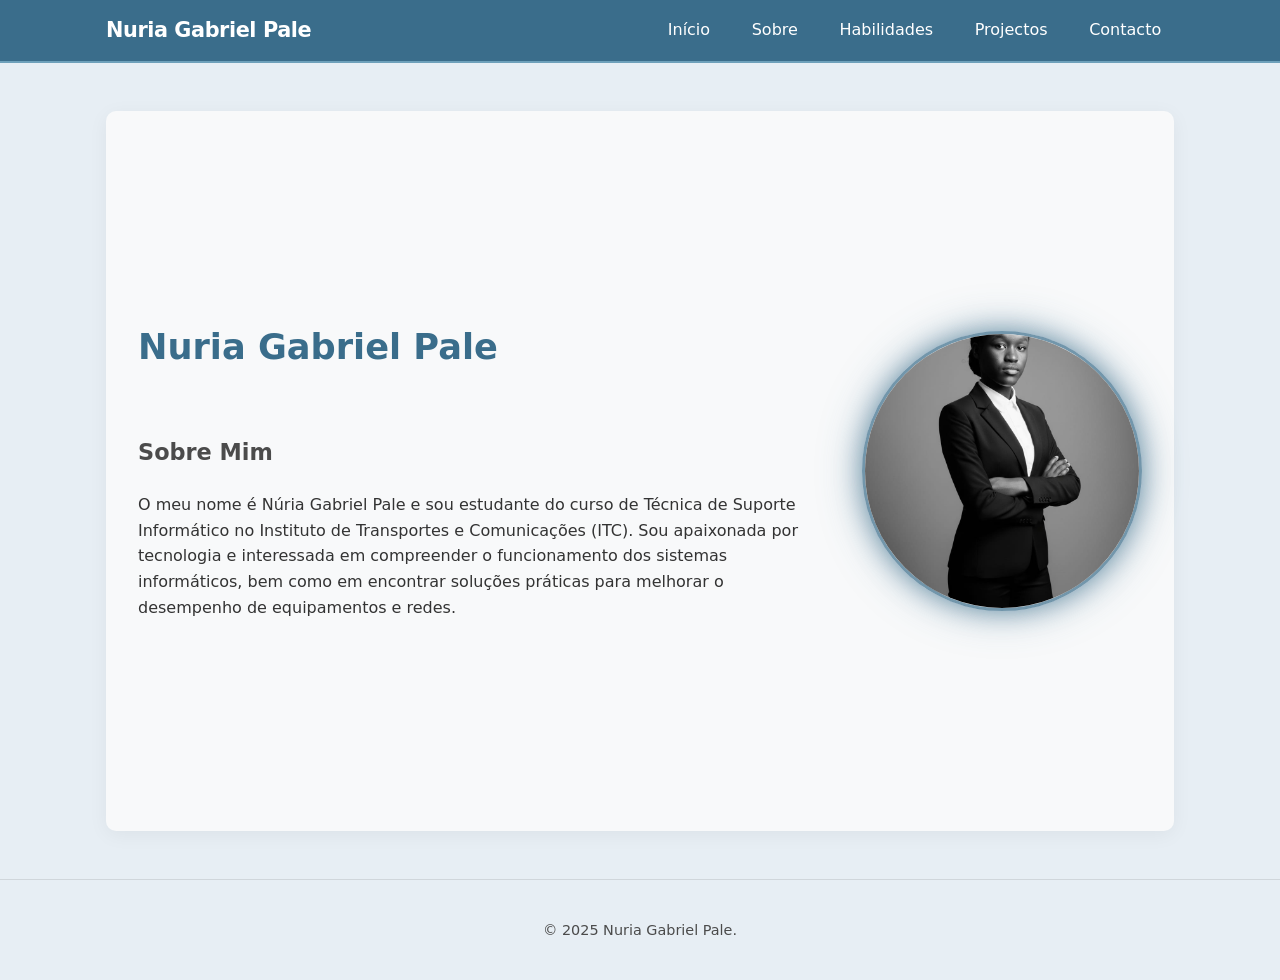
<file: sobre.html>
<!DOCTYPE html>
<html lang="pt">
<head>
    <meta charset='utf-8'>
    <meta http-equiv='X-UA-Compatible' content='IE=edge'>
    <title>Sobre - Nuria Gabriel Pale</title>
    <meta name='viewport' content='width=device-width, initial-scale=1'>
    <link rel='stylesheet' type='text/css' media='screen' href="https://cdnjs.cloudflare.com/ajax/libs/font-awesome/6.4.0/css/all.min.css">
    <style>
        *, *::before, *::after {
            box-sizing: border-box; 
            margin: 0; 
            padding: 0;
        }
        
        html, body {
            height: 100%;
        }
        
        body {
            font-family: system-ui, -apple-system, 'Segoe UI', Roboto, 'Helvetica Neue', Arial;
            line-height: 1.4;
            color: #111;
            background: #E7EEF4;
            overflow-x: hidden;
        }
        
        :root {
            --container-max: 1100px;
            --pad: 1rem;
            --accent: #3A6D8B;
            --accent-light: #6EA0BA;
            --muted: #4B4B4B;
            --radius: 10px;
            --anim-time: 1s;
            --loader-time: 2s;
        }
        
        .container {
            width: calc(100% - 2*var(--pad));
            max-width: var(--container-max);
            margin-inline: auto;
            padding: var(--pad);
            opacity: 0;
            transform: translateY(20px);
            animation: pageLoad var(--anim-time) forwards;
        }
        
        @keyframes pageLoad {
            to {
                opacity:1; 
                transform:translateY(0);
            }
        }
        
        /* Header */
        header {
            background: var(--accent);
            color: white;
            border-bottom: 2px solid var(--accent-light);
            position: sticky;
            top: 0;
            z-index: 40;
        }
        
        .header-inner {
            display: flex;
            align-items: center;
            justify-content: space-between;
            padding-block: 1rem;
        }
        
        .brand {
            font-weight: 700; 
            letter-spacing: -.02em; 
            font-size: 1.3rem;
        }
        
        .nav-wrap {
            position: relative;
        }
        
        #nav-toggle {
            display: none;
        }
        
        .menu-btn {
            display: none;
            font-size: 1.3rem;
            background: none;
            border: none;
            color: white;
            cursor: pointer;
        }
        
        nav ul {
            display: flex; 
            gap: 1rem; 
            list-style: none;
        }
        
        nav a {
            padding: .5rem .8rem; 
            text-decoration: none; 
            color: white; 
            border-radius: 8px; 
            transition: 0.25s;
        }
        
        nav a:hover {
            background: var(--accent-light);
        }
        
        @media (max-width: 768px) {
            .menu-btn {
                display: block;
            }
            
            nav ul {
                display: none; 
                position: absolute; 
                right: 1rem; 
                top: 64px; 
                background: var(--accent); 
                padding: 1rem; 
                border-radius: 8px; 
                flex-direction: column; 
                min-width: 160px;
                box-shadow: 0 4px 12px rgba(0,0,0,0.15);
            }
            
            #nav-toggle:checked ~ nav ul {
                display: flex;
            }
        }
        
        /* Hero Section */
        .hero {
            display: flex;
            align-items: center;
            justify-content: space-between;
            min-height: 80vh;
            padding: 2rem;
            background: #f8f9fa;
            border-radius: var(--radius);
            box-shadow: 0 4px 20px rgba(0,0,0,0.05);
            margin-top: 2rem;
            transform: translateY(20px);
            opacity: 0;
            animation: contentIn 0.8s ease forwards;
            animation-delay: 0.3s;
        }
        
        .hero-text {
            flex: 1; 
            padding-right: 2rem;
        }
        
        .hero-text h1 {
            font-size: 2.2rem; 
            color: var(--accent);
            margin-bottom: 0.5rem;
        }
        
        .hero-text h2 {
            font-size: 1.4rem;
            color: var(--muted);
            margin-bottom: 1.5rem;
        }
        
        .hero-text p {
            margin-top: 1rem; 
            color: #333;
            line-height: 1.6;
        }
        
        /* Dynamic title with animation */
        .dynamic-title {
            position: relative;
            height: 1.5em;
            overflow: hidden;
            margin-top: 0.3rem;
            font-size: 1.2rem;
            color: var(--muted);
        }
        
        .dynamic-title span {
            position: absolute;
            left: 0;
            top: 0;
            width: 100%;
            opacity: 0;
            animation: rotateText 8s ease-in-out infinite;
            transform: translateY(100%);
        }
        
        .dynamic-title span:nth-child(1) { 
            animation-delay: 0s; 
        }
        
        .dynamic-title span:nth-child(2) { 
            animation-delay: 2s; 
        }
        
        .dynamic-title span:nth-child(3) { 
            animation-delay: 4s; 
        }
        
        .dynamic-title span:nth-child(4) { 
            animation-delay: 6s; 
        }
        
        @keyframes rotateText {
            0% { 
                opacity: 0; 
                transform: translateY(100%); 
            }
            5% { 
                opacity: 1; 
                transform: translateY(0); 
            }
            20% { 
                opacity: 1; 
                transform: translateY(0); 
            }
            25% { 
                opacity: 0; 
                transform: translateY(-100%); 
            }
            100% { 
                opacity: 0; 
            }
        }
        
        .hero-img {
            width: 280px; 
            height: 280px; 
            border-radius: 50%; 
            overflow: hidden; 
            flex-shrink: 0; 
            box-shadow: 0 0 25px rgba(58,109,139,0.6), 0 0 45px rgba(58,109,139,0.4); 
            animation: flutuar 3s ease-in-out infinite; 
            border: 3px solid rgba(58,109,139,0.7);
        }
        
        .hero-img img {
            width: 100%; 
            height: 100%; 
            object-fit: cover;
        }
        
        @keyframes flutuar {
            0%, 100% {
                transform: translateY(0); 
                box-shadow: 0 0 25px rgba(58,109,139,0.6), 0 0 45px rgba(58,109,139,0.4);
            }
            50% {
                transform: translateY(-15px); 
                box-shadow: 0 0 35px rgba(58,109,139,0.8), 0 0 60px rgba(58,109,139,0.6);
            }
        }
        
        @keyframes contentIn {
            to {
                transform: translateY(0); 
                opacity: 1;
            }
        }
        
        /* Section Titles */
        h2.section-title {
            text-align: center; 
            margin-top: 3rem; 
            margin-bottom: 1.5rem;
            font-size: 1.8rem; 
            color: var(--accent); 
            text-transform: uppercase;
        }
         
        /* Footer */
        footer {
            margin-top: 2rem; 
            padding: 1.5rem 0; 
            color: var(--muted); 
            font-size: .9rem; 
            text-align: center;
            border-top: 1px solid rgba(0,0,0,0.1);
        }
        
        /* Loader */
        .loader-wrap {
            position: fixed; 
            inset: 0; 
            display: flex; 
            align-items: center; 
            justify-content: center; 
            background: rgba(255,255,255,0.25); 
            backdrop-filter: blur(8px); 
            z-index: 9999; 
            animation: loaderHide var(--loader-time) forwards;
        }
        
        .loader-box {
            background: rgba(255,255,255,0.9); 
            padding: 2rem 2.5rem; 
            border-radius: 12px; 
            text-align: center; 
            box-shadow: 0 8px 30px rgba(0,0,0,0.12); 
            border: 1px solid rgba(58,109,139,0.12);
        }
        
        .loader-box h1 {
            color: var(--accent); 
            font-size: 1.4rem; 
            margin-bottom: 1rem;
        }
        
        .spinner {
            width: 48px; 
            height: 48px; 
            border-radius: 50%; 
            border: 4px solid var(--accent-light); 
            border-top-color: var(--accent); 
            margin: 0 auto; 
            animation: spin 0.9s linear infinite;
        }
        
        .loader-msg {
            margin-top: 0.8rem; 
            color: var(--accent); 
            font-weight: 600; 
            opacity: 1; 
            animation: blink 1s linear infinite;
        }
        
        @keyframes spin {
            to {
                transform: rotate(360deg);
            }
        }
        
        @keyframes blink {
            0%, 50% {
                opacity: 1;
            }
            100% {
                opacity: 0.35;
            }
        }
        
        @keyframes loaderHide {
            0% {
                opacity: 1;
            }
            90% {
                opacity: 1;
            }
            100% {
                opacity: 0; 
                visibility: hidden; 
                pointer-events: none;
            }
        }
        
        /* Responsive Design */
        @media (max-width: 768px) {
            .hero {
                flex-direction: column;
                gap: 2rem;
                min-height: auto;
                padding: 1.5rem;
                text-align: center;
            }
            
            .hero-text {
                padding-right: 0;
            }
            
            .hero-img {
                width: 220px;
                height: 220px;
            }
            
            .skills-grid {
                grid-template-columns: 1fr;
                gap: 15px;
            }
        }
        
        @media (max-width: 480px) {
            .hero-img {
                width: 180px;
                height: 180px;
            }
            
            .hero-text h1 {
                font-size: 1.8rem;
            }
            
            .hero-text h2 {
                font-size: 1.2rem;
            }
        }
    </style>
</head>
<body>
    <!-- Loader -->
    <div class="loader-wrap">
        <div class="loader-box">
            <h1>Nuria Gabriel Pale</h1>
            <div class="spinner"></div>
            <div class="loader-msg">Carregando...</div>
        </div>
    </div>
    
    <!-- Header -->
    <header>
        <div class="container header-inner nav-wrap">
            <div class="brand">Nuria Gabriel Pale</div>
            <input type="checkbox" id="nav-toggle">
            <label class="menu-btn" for="nav-toggle"><i class="fas fa-bars"></i></label>
            <nav aria-label="Principal">
                <ul>
                    <li><a href="index.html">Início</a></li>
                    <li><a href="sobre.html">Sobre</a></li>
                    <li><a href="habilidades.html">Habilidades</a></li>
                    <li><a href="projectos.html">Projectos</a></li>
                    <li><a href="contacto.html">Contacto</a></li>
                </ul>
            </nav>
        </div>
    </header>
    
    <!-- Main Content -->
    <main class="container">
        <!-- Hero Section -->
        <section class="hero">
            <div class="hero-text">
                <h1>Nuria Gabriel Pale</h1>
                <h2 class="dynamic-title">
                    <span>Técnico Informático</span>
                    <span>Web Developer</span>
                    <span>Designer</span>
                    <span>Artist</span>
                </h2>
                <h2>Sobre Mim</h2>
                <p>
                    O meu nome é Núria Gabriel Pale e sou estudante do curso de Técnica de Suporte
                    Informático no Instituto de Transportes e Comunicações (ITC).
                    Sou apaixonada por tecnologia e interessada em compreender o funcionamento dos
                    sistemas informáticos, bem como em encontrar soluções práticas para melhorar o 
                    desempenho de equipamentos e redes.
                </p>
            </div>
            <div class="hero-img">
                <img src="./scr/img/Perfil.jpg" alt="Foto de perfil de Nuria Gabriel Pale">
            </div>
        </section>
        
    </main>
    
    <!-- Footer -->
    <footer>
        <div class="container">
            <p>&copy; 2025 Nuria Gabriel Pale.</p>
        </div>
    </footer>

</body>
</html>
</file>
